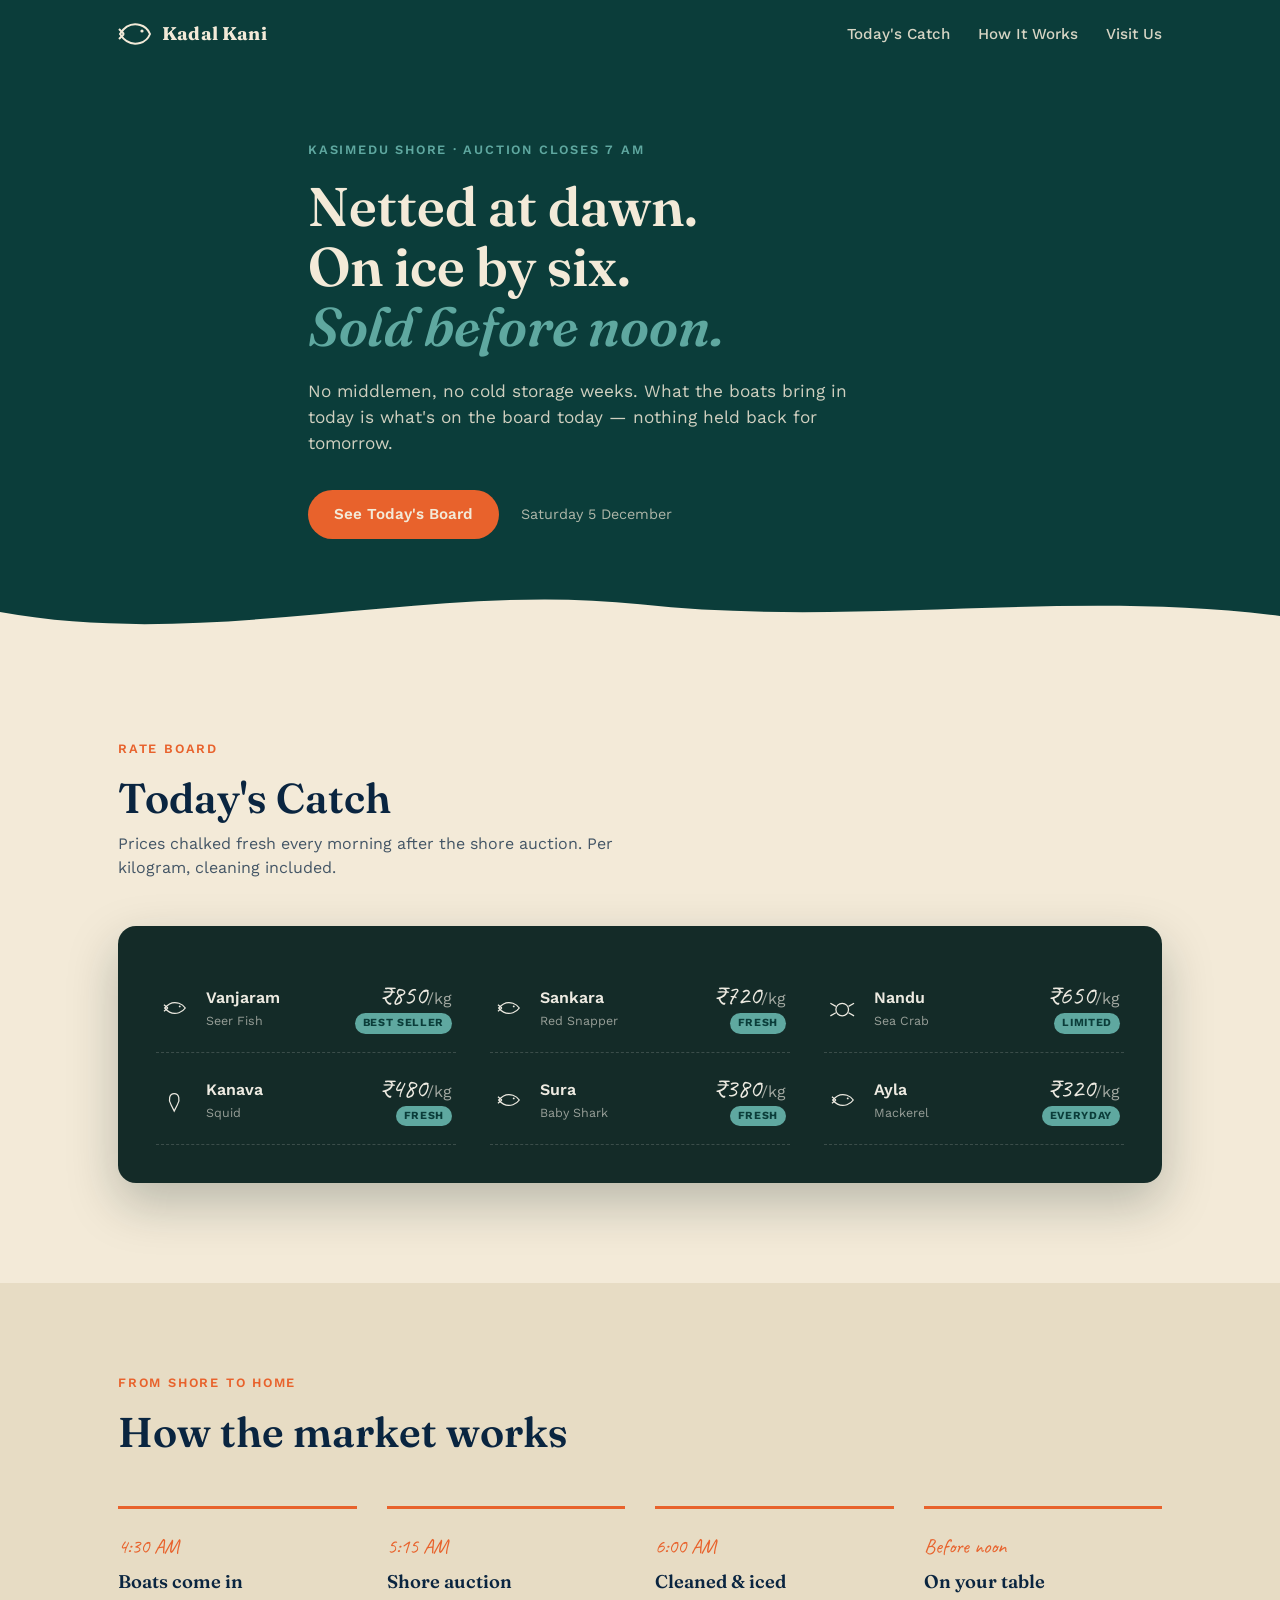
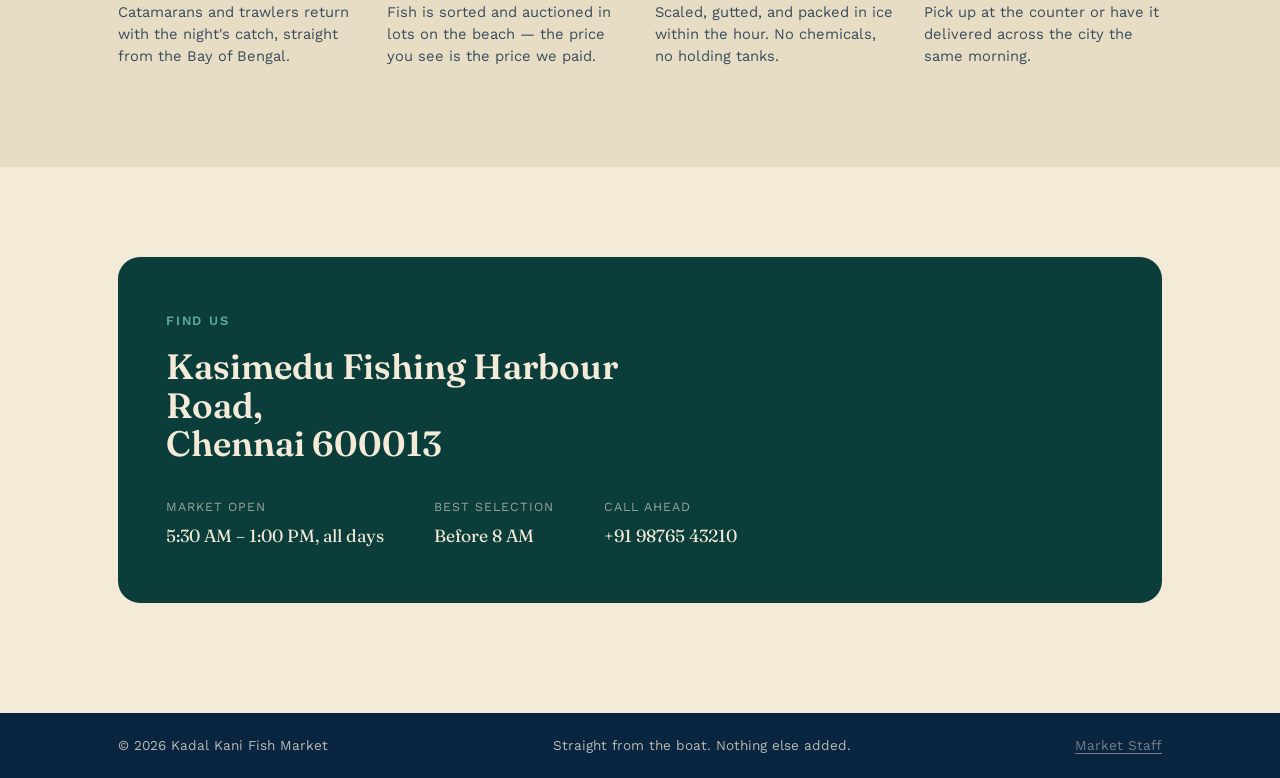
<file: index.html>
<!DOCTYPE html>
<html lang="en">
<head>
<meta charset="UTF-8">
<meta name="viewport" content="width=device-width, initial-scale=1.0">
<title>Kadal Kani — Fresh Catch Fish Market</title>
<link rel="preconnect" href="https://fonts.googleapis.com">
<link href="https://fonts.googleapis.com/css2?family=Fraunces:ital,opsz,wght@0,9..144,400;0,9..144,600;0,9..144,700;1,9..144,500&family=Work+Sans:wght@400;500;600;700&family=Caveat:wght@600;700&display=swap" rel="stylesheet">
<link rel="stylesheet" href="css/style.css">
</head>
<body>

<header class="site-header">
  <div class="wrap header-inner">
    <a href="#top" class="logo">
      <svg width="34" height="34" viewBox="0 0 34 34" fill="none" xmlns="http://www.w3.org/2000/svg">
        <path d="M2 17c5-8 12-11 20-9 4 1 8 4 10 9-2 5-6 8-10 9-8 2-15-1-20-9Z" stroke="#F3EAD8" stroke-width="2"/>
        <circle cx="24" cy="14" r="1.6" fill="#F3EAD8"/>
        <path d="M2 17 L-3 12 M2 17 L-3 22" stroke="#F3EAD8" stroke-width="2" transform="translate(4 0)"/>
      </svg>
      <span>Kadal Kani</span>
    </a>
    <nav class="nav">
      <a href="#catch">Today's Catch</a>
      <a href="#how">How It Works</a>
      <a href="#visit">Visit Us</a>
    </nav>
  </div>
</header>

<main id="top">

  <section class="hero">
    <div class="wrap hero-inner">
      <p class="eyebrow">Kasimedu Shore · Auction closes 7 AM</p>
      <h1>Netted at dawn.<br>On ice by six.<br><em>Sold before noon.</em></h1>
      <p class="hero-sub">No middlemen, no cold storage weeks. What the boats bring in today is what's on the board today — nothing held back for tomorrow.</p>
      <div class="hero-cta">
        <a href="#catch" class="btn btn-primary">See Today's Board</a>
        <span class="hero-date" id="today-date">—</span>
      </div>
    </div>
    <svg class="wave-divider" viewBox="0 0 1440 90" preserveAspectRatio="none"><path d="M0,40 C240,90 480,0 720,30 C960,60 1200,10 1440,45 L1440,90 L0,90 Z"></path></svg>
  </section>

  <section class="catch" id="catch">
    <div class="wrap">
      <p class="eyebrow eyebrow-dark">Rate Board</p>
      <h2>Today's Catch</h2>
      <p class="section-note">Prices chalked fresh every morning after the shore auction. Per kilogram, cleaning included.</p>

      <div class="board" id="catch-board">
        <!-- filled by script.js -->
      </div>
    </div>
  </section>

  <section class="how" id="how">
    <div class="wrap">
      <p class="eyebrow eyebrow-dark">From Shore to Home</p>
      <h2>How the market works</h2>
      <ol class="steps">
        <li>
          <span class="step-time">4:30 AM</span>
          <h3>Boats come in</h3>
          <p>Catamarans and trawlers return with the night's catch, straight from the Bay of Bengal.</p>
        </li>
        <li>
          <span class="step-time">5:15 AM</span>
          <h3>Shore auction</h3>
          <p>Fish is sorted and auctioned in lots on the beach — the price you see is the price we paid.</p>
        </li>
        <li>
          <span class="step-time">6:00 AM</span>
          <h3>Cleaned & iced</h3>
          <p>Scaled, gutted, and packed in ice within the hour. No chemicals, no holding tanks.</p>
        </li>
        <li>
          <span class="step-time">Before noon</span>
          <h3>On your table</h3>
          <p>Pick up at the counter or have it delivered across the city the same morning.</p>
        </li>
      </ol>
    </div>
  </section>

  <section class="visit" id="visit">
    <div class="wrap visit-inner">
      <div class="visit-card">
        <p class="eyebrow">Find Us</p>
        <h2>Kasimedu Fishing Harbour Road,<br>Chennai 600013</h2>
        <dl class="hours">
          <div><dt>Market open</dt><dd>5:30 AM – 1:00 PM, all days</dd></div>
          <div><dt>Best selection</dt><dd>Before 8 AM</dd></div>
          <div><dt>Call ahead</dt><dd>+91 98765 43210</dd></div>
        </dl>
      </div>
    </div>
  </section>

</main>

<footer class="site-footer">
  <div class="wrap footer-inner">
    <span>© <span id="year"></span> Kadal Kani Fish Market</span>
    <span class="footer-note">Straight from the boat. Nothing else added.</span>
    <a href="admin.html" class="footer-admin">Market Staff</a>
  </div>
</footer>

<script src="js/store.js"></script>
<script src="js/script.js"></script>
</body>
</html>
</file>
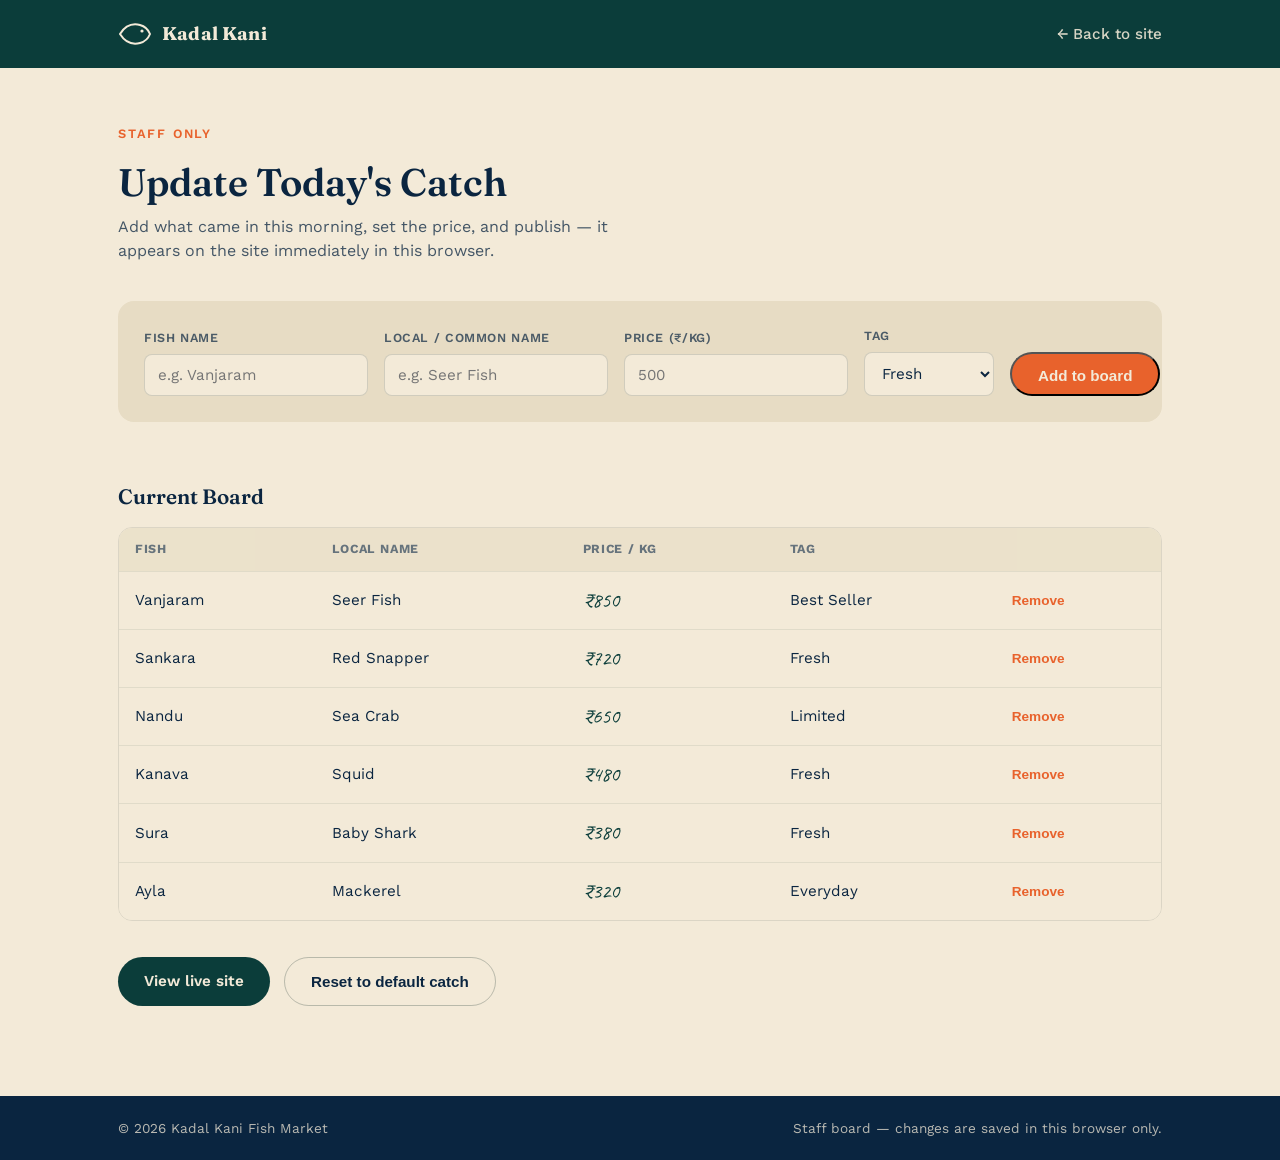
<file: admin.html>
<!DOCTYPE html>
<html lang="en">
<head>
<meta charset="UTF-8">
<meta name="viewport" content="width=device-width, initial-scale=1.0">
<title>Staff Board — Kadal Kani</title>
<link rel="preconnect" href="https://fonts.googleapis.com">
<link href="https://fonts.googleapis.com/css2?family=Fraunces:ital,opsz,wght@0,9..144,400;0,9..144,600;0,9..144,700&family=Work+Sans:wght@400;500;600;700&family=Caveat:wght@600;700&display=swap" rel="stylesheet">
<link rel="stylesheet" href="css/style.css">
<link rel="stylesheet" href="css/admin.css">
</head>
<body class="admin-body">

<header class="site-header">
  <div class="wrap header-inner">
    <a href="index.html" class="logo">
      <svg width="34" height="34" viewBox="0 0 34 34" fill="none" xmlns="http://www.w3.org/2000/svg">
        <path d="M2 17c5-8 12-11 20-9 4 1 8 4 10 9-2 5-6 8-10 9-8 2-15-1-20-9Z" stroke="#F3EAD8" stroke-width="2"/>
        <circle cx="24" cy="14" r="1.6" fill="#F3EAD8"/>
      </svg>
      <span>Kadal Kani</span>
    </a>
    <nav class="nav">
      <a href="index.html">← Back to site</a>
    </nav>
  </div>
</header>

<main class="wrap admin-wrap">

  <p class="eyebrow eyebrow-dark">Staff Only</p>
  <h1>Update Today's Catch</h1>
  <p class="section-note">Add what came in this morning, set the price, and publish — it appears on the site immediately in this browser.</p>

  <form id="add-form" class="admin-form">
    <div class="field">
      <label for="f-name">Fish name</label>
      <input id="f-name" type="text" placeholder="e.g. Vanjaram" required>
    </div>
    <div class="field">
      <label for="f-sub">Local / common name</label>
      <input id="f-sub" type="text" placeholder="e.g. Seer Fish">
    </div>
    <div class="field field-small">
      <label for="f-price">Price (₹/kg)</label>
      <input id="f-price" type="number" min="0" step="1" placeholder="500" required>
    </div>
    <div class="field field-small">
      <label for="f-tag">Tag</label>
      <select id="f-tag">
        <option>Fresh</option>
        <option>Best Seller</option>
        <option>Limited</option>
        <option>Everyday</option>
      </select>
    </div>
    <button type="submit" class="btn btn-primary">Add to board</button>
  </form>

  <div id="form-msg" class="form-msg" role="status"></div>

  <h2 class="admin-subhead">Current Board</h2>
  <div class="admin-table-wrap">
    <table class="admin-table" id="admin-table">
      <thead>
        <tr><th>Fish</th><th>Local Name</th><th>Price / kg</th><th>Tag</th><th></th></tr>
      </thead>
      <tbody id="admin-table-body"></tbody>
    </table>
  </div>

  <div class="admin-actions">
    <a href="index.html" class="btn btn-secondary">View live site</a>
    <button id="reset-btn" class="btn btn-ghost" type="button">Reset to default catch</button>
  </div>

</main>

<footer class="site-footer">
  <div class="wrap footer-inner">
    <span>© <span id="year"></span> Kadal Kani Fish Market</span>
    <span class="footer-note">Staff board — changes are saved in this browser only.</span>
  </div>
</footer>

<script src="js/store.js"></script>
<script src="js/admin.js"></script>
</body>
</html>
</file>
<file: css/style.css>
/* ---------- Tokens ---------- */
:root{
  --teal-deep: #0B3D3A;
  --navy: #0A2540;
  --sand: #F3EAD8;
  --sand-dim: #E7DCC4;
  --coral: #E8622C;
  --seafoam: #5FA8A0;
  --chalk: #EDEAE1;

  --font-display: "Fraunces", serif;
  --font-body: "Work Sans", sans-serif;
  --font-chalk: "Caveat", cursive;
}

*{ box-sizing: border-box; margin:0; padding:0; }
html{ scroll-behavior: smooth; }
body{
  font-family: var(--font-body);
  color: var(--navy);
  background: var(--sand);
  line-height: 1.5;
}
.wrap{ max-width: 1100px; margin: 0 auto; padding: 0 28px; }
a{ color: inherit; text-decoration: none; }
h1,h2,h3{ font-family: var(--font-display); font-weight: 600; line-height: 1.1; }
:focus-visible{ outline: 3px solid var(--coral); outline-offset: 3px; }

/* ---------- Header ---------- */
.site-header{
  position: sticky; top:0; z-index: 20;
  background: var(--teal-deep);
  color: var(--sand);
}
.header-inner{
  display:flex; align-items:center; justify-content:space-between;
  height: 68px;
}
.logo{ display:flex; align-items:center; gap:10px; font-family: var(--font-display); font-weight:700; font-size:1.15rem; letter-spacing: 0.01em; }
.nav{ display:flex; gap: 28px; font-weight:500; font-size:0.95rem; }
.nav a{ opacity:0.88; transition: opacity 0.15s; }
.nav a:hover{ opacity:1; text-decoration: underline; text-underline-offset: 4px; }

/* ---------- Hero ---------- */
.hero{
  position:relative;
  background: var(--teal-deep);
  color: var(--sand);
  padding: 72px 0 110px;
  overflow: hidden;
}
.hero-inner{ position:relative; z-index:2; max-width: 720px; }
.eyebrow{
  font-size: 0.8rem; text-transform: uppercase; letter-spacing: 0.14em;
  color: var(--seafoam); font-weight: 600; margin-bottom: 18px;
}
.eyebrow-dark{ color: var(--coral); }
.hero h1{
  font-size: clamp(2.3rem, 5vw, 3.4rem);
  margin-bottom: 22px;
}
.hero h1 em{ font-style: italic; color: var(--seafoam); }
.hero-sub{
  font-size: 1.08rem; max-width: 540px; opacity: 0.85; margin-bottom: 34px;
}
.hero-cta{ display:flex; align-items:center; gap: 22px; flex-wrap: wrap; }
.btn{
  display:inline-block; padding: 13px 26px; border-radius: 999px;
  font-weight: 600; font-size: 0.95rem; transition: transform 0.15s ease, box-shadow 0.15s ease;
}
.btn-primary{ background: var(--coral); color: var(--sand); }
.btn-primary:hover{ transform: translateY(-2px); box-shadow: 0 8px 20px rgba(232,98,44,0.35); }
.hero-date{ font-size: 0.9rem; opacity:0.7; }
.wave-divider{
  position:absolute; left:0; right:0; bottom:-2px; width:100%; height:70px;
}
.wave-divider path{ fill: var(--sand); }

/* ---------- Catch board ---------- */
.catch{ padding: 90px 0 100px; }
.catch h2{ font-size: clamp(1.9rem, 3.5vw, 2.6rem); margin-bottom: 10px; }
.section-note{ max-width: 520px; opacity: 0.75; margin-bottom: 46px; }

.board{
  background: #142B28;
  border-radius: 18px;
  padding: 38px;
  display: grid;
  grid-template-columns: repeat(3, 1fr);
  gap: 4px 34px;
  box-shadow: 0 20px 50px rgba(10,37,34,0.25);
}
.fish-card{
  display:flex; align-items:center; gap:16px;
  padding: 18px 4px;
  border-bottom: 1px dashed rgba(237,234,225,0.18);
}
.fish-card svg{ flex-shrink:0; }
.fish-name{
  font-family: var(--font-body); font-weight: 600; color: var(--chalk); font-size: 1rem;
}
.fish-name small{
  display:block; font-weight: 400; opacity: 0.6; font-size: 0.78rem; margin-top:2px;
}
.fish-meta{ margin-left:auto; text-align:right; }
.fish-price{
  font-family: var(--font-chalk); color: var(--chalk); font-size: 1.7rem; line-height:1;
}
.fish-price span{ font-size: 1rem; opacity: 0.65; font-family: var(--font-body); }
.fish-tag{
  display:inline-block; margin-top:4px; font-size: 0.68rem; letter-spacing:0.06em; text-transform:uppercase;
  color: var(--teal-deep); background: var(--seafoam); padding: 2px 8px; border-radius: 999px; font-weight:700;
}

/* ---------- How it works ---------- */
.how{ background: var(--sand-dim); padding: 90px 0 100px; }
.how h2{ font-size: clamp(1.9rem, 3.5vw, 2.6rem); margin-bottom: 50px; }
.steps{
  list-style: none;
  display: grid;
  grid-template-columns: repeat(4, 1fr);
  gap: 30px;
  counter-reset: step;
}
.steps li{
  position: relative;
  padding-top: 22px;
  border-top: 3px solid var(--coral);
}
.step-time{
  display:block; font-family: var(--font-chalk); font-size: 1.3rem; color: var(--coral); margin-bottom: 10px;
}
.steps h3{ font-size: 1.15rem; margin-bottom: 8px; }
.steps p{ font-size: 0.92rem; opacity: 0.78; }

/* ---------- Visit ---------- */
.visit{ padding: 90px 0 110px; }
.visit-card{
  background: var(--teal-deep); color: var(--sand);
  border-radius: 22px; padding: 54px 48px;
}
.visit-card .eyebrow{ color: var(--seafoam); }
.visit-card h2{ font-size: clamp(1.6rem, 3vw, 2.2rem); max-width: 520px; margin-bottom: 34px; }
.hours{ display:flex; gap: 50px; flex-wrap: wrap; }
.hours dt{ font-size: 0.78rem; text-transform: uppercase; letter-spacing: 0.08em; opacity: 0.6; margin-bottom: 6px; }
.hours dd{ font-family: var(--font-display); font-size: 1.1rem; }

/* ---------- Footer ---------- */
.site-footer{ background: var(--navy); color: var(--sand); padding: 22px 0; }
.footer-inner{ display:flex; justify-content:space-between; align-items:center; font-size: 0.85rem; opacity: 0.75; flex-wrap:wrap; gap:8px; }
.footer-admin{ opacity: 0.6; text-decoration: underline; text-underline-offset: 3px; }
.footer-admin:hover{ opacity: 1; }
.board-empty{ color: var(--chalk); opacity: 0.7; padding: 20px 4px; }

/* ---------- Responsive ---------- */
@media (max-width: 860px){
  .board{ grid-template-columns: 1fr; }
  .steps{ grid-template-columns: 1fr 1fr; }
}
@media (max-width: 560px){
  .nav{ display:none; }
  .steps{ grid-template-columns: 1fr; }
  .visit-card{ padding: 36px 26px; }
  .hero{ padding: 56px 0 90px; }
}

@media (prefers-reduced-motion: reduce){
  html{ scroll-behavior: auto; }
  .btn-primary:hover{ transform:none; }
}
</file>
<file: css/admin.css>
.admin-wrap{
  padding: 56px 28px 90px;
}
.admin-wrap h1{
  font-size: clamp(1.8rem, 3.5vw, 2.4rem);
  margin-bottom: 12px;
}
.admin-wrap .section-note{ margin-bottom: 38px; }

.admin-form{
  display: grid;
  grid-template-columns: 2fr 2fr 1fr 1fr auto;
  gap: 16px;
  align-items: end;
  background: var(--sand-dim);
  border-radius: 16px;
  padding: 26px;
  margin-bottom: 12px;
}
.field{ display:flex; flex-direction:column; gap:6px; }
.field label{ font-size: 0.78rem; font-weight:600; text-transform: uppercase; letter-spacing: 0.05em; opacity: 0.7; }
.field input, .field select{
  font-family: var(--font-body);
  font-size: 0.95rem;
  padding: 11px 13px;
  border: 1.5px solid rgba(10,37,34,0.15);
  border-radius: 8px;
  background: var(--sand);
  color: var(--navy);
}
.field input:focus, .field select:focus{ outline: none; border-color: var(--coral); }
.admin-form .btn{ height: 44px; white-space: nowrap; }

.form-msg{
  min-height: 22px;
  font-size: 0.9rem;
  font-weight: 600;
  color: var(--teal-deep);
  margin-bottom: 30px;
}
.form-msg.error{ color: var(--coral); }

.admin-subhead{ font-size: 1.3rem; margin-bottom: 18px; }

.admin-table-wrap{
  border-radius: 14px;
  overflow: hidden;
  border: 1px solid rgba(10,37,34,0.1);
  margin-bottom: 36px;
}
.admin-table{ width: 100%; border-collapse: collapse; background: var(--sand); }
.admin-table th{
  text-align:left; font-size: 0.78rem; text-transform: uppercase; letter-spacing: 0.05em;
  opacity: 0.6; padding: 12px 16px; background: var(--sand-dim);
}
.admin-table td{ padding: 13px 16px; font-size: 0.95rem; border-top: 1px solid rgba(10,37,34,0.08); }
.admin-table td.price{ font-family: var(--font-chalk); font-size: 1.3rem; color: var(--teal-deep); }
.admin-table tr:hover td{ background: rgba(95,168,160,0.08); }

.row-delete{
  background: none; border: none; cursor: pointer;
  color: var(--coral); font-weight: 600; font-size: 0.85rem;
}
.row-delete:hover{ text-decoration: underline; }

.admin-actions{ display:flex; gap: 14px; flex-wrap: wrap; }
.btn-secondary{ background: var(--teal-deep); color: var(--sand); }
.btn-secondary:hover{ opacity: 0.9; }
.btn-ghost{ background: transparent; border: 1.5px solid rgba(10,37,34,0.25); color: var(--navy); }
.btn-ghost:hover{ border-color: var(--coral); color: var(--coral); }

.table-empty td{ text-align:center; opacity:0.6; padding: 28px 16px; }

@media (max-width: 760px){
  .admin-form{ grid-template-columns: 1fr 1fr; }
  .admin-form .btn{ grid-column: 1 / -1; }
}
</file>
